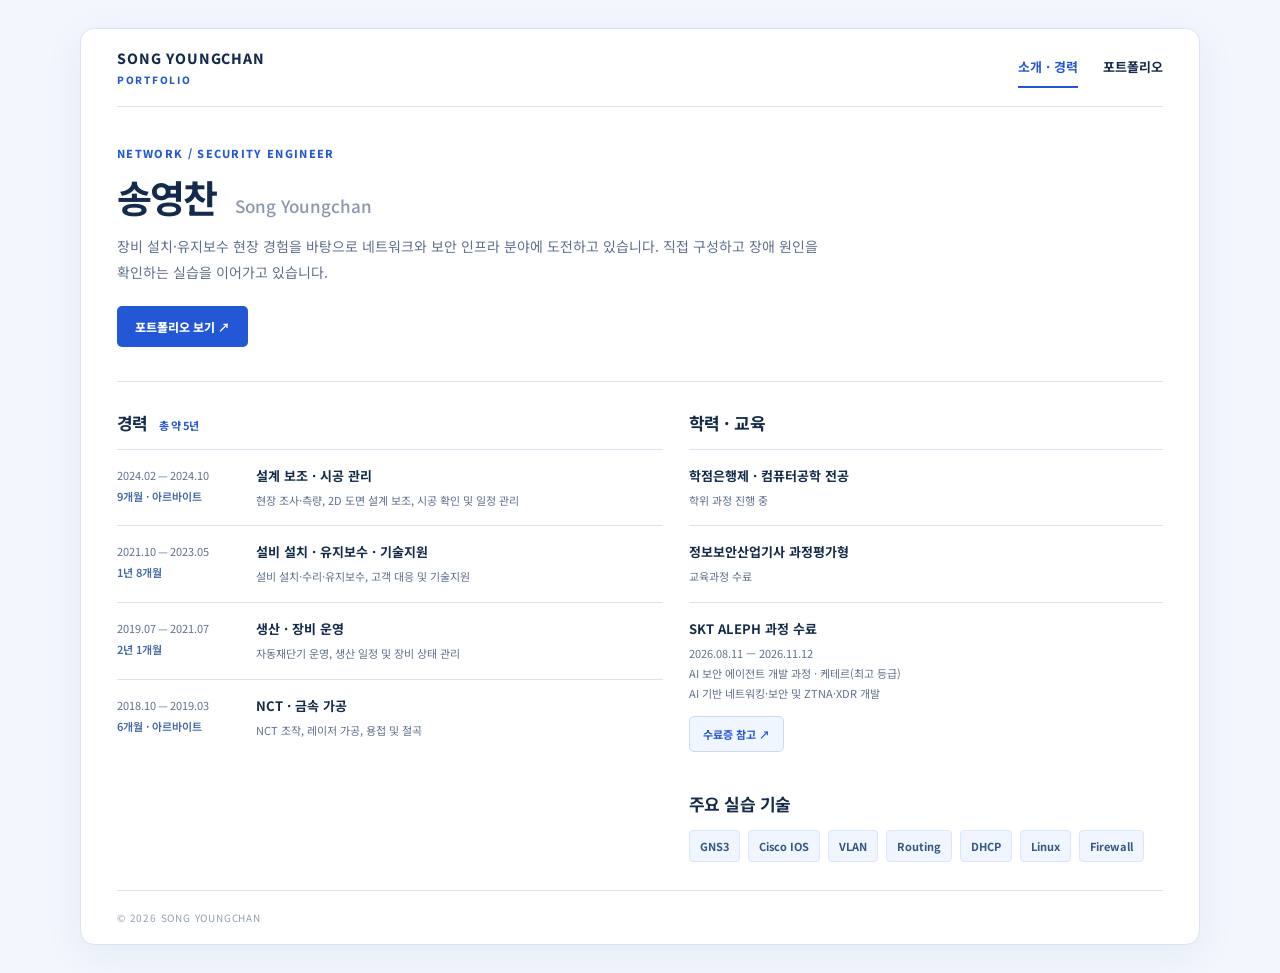
<file: index.html>
<!doctype html><html lang="ko"><head><meta charset="utf-8"><meta name="viewport" content="width=device-width,initial-scale=1"><meta name="theme-color" content="#f7f9fc"><meta name="description" content="송영찬 네트워크 엔지니어 소개 및 경력"><title>송영찬 | 소개·경력</title><link rel="stylesheet" href="style.css"><script src="script.js" defer></script></head><body><div class="wrap"><header class="header"><a class="logo" href="index.html">SONG YOUNGCHAN <span>PORTFOLIO</span></a><nav><a class="active" href="index.html">소개 · 경력</a><a href="projects.html">포트폴리오</a></nav></header><main><section class="intro"><p class="eyebrow">NETWORK / SECURITY ENGINEER</p><h1>송영찬 <span>Song Youngchan</span></h1><p>장비 설치·유지보수 현장 경험을 바탕으로 네트워크와 보안 인프라 분야에 도전하고 있습니다. 직접 구성하고 장애 원인을 확인하는 실습을 이어가고 있습니다.</p><a class="primary" href="projects.html">포트폴리오 보기 ↗</a></section><div class="twocol"><section class="panel"><h2>경력 <small>총 약 5년</small></h2><div class="entry"><time>2024.02 — 2024.10<span style="display:block;margin-top:5px;font-weight:600;color:#4267a6">9개월 · 아르바이트</span></time><div><strong>설계 보조 · 시공 관리</strong><p>현장 조사·측량, 2D 도면 설계 보조, 시공 확인 및 일정 관리</p></div></div><div class="entry"><time>2021.10 — 2023.05<span style="display:block;margin-top:5px;font-weight:600;color:#4267a6">1년 8개월</span></time><div><strong>설비 설치 · 유지보수 · 기술지원</strong><p>설비 설치·수리·유지보수, 고객 대응 및 기술지원</p></div></div><div class="entry"><time>2019.07 — 2021.07<span style="display:block;margin-top:5px;font-weight:600;color:#4267a6">2년 1개월</span></time><div><strong>생산 · 장비 운영</strong><p>자동재단기 운영, 생산 일정 및 장비 상태 관리</p></div></div><div class="entry"><time>2018.10 — 2019.03<span style="display:block;margin-top:5px;font-weight:600;color:#4267a6">6개월 · 아르바이트</span></time><div><strong>NCT · 금속 가공</strong><p>NCT 조작, 레이저 가공, 용접 및 절곡</p></div></div></section><section class="panel"><h2>학력 · 교육</h2><div class="entry"><div><strong>학점은행제 · 컴퓨터공학 전공</strong><p>학위 과정 진행 중</p></div></div><div class="entry"><div><strong>정보보안산업기사 과정평가형</strong><p>교육과정 수료</p></div></div><div class="entry"><div><strong>SKT ALEPH 과정 수료</strong><p>2026.08.11 — 2026.11.12<br>AI 보안 에이전트 개발 과정 · 케테르(최고 등급)<br>AI 기반 네트워킹·보안 및 ZTNA·XDR 개발</p><a href="assets/education/aleph-certificate.pdf" target="_blank" rel="noopener" style="display:inline-flex;align-items:center;gap:7px;margin-top:12px;padding:9px 13px;border:1px solid #cbdaf1;border-radius:5px;background:#f0f5ff;color:#2457d6;font-size:11px;font-weight:700" aria-label="SKT ALEPH 과정 수료증 PDF 보기, 새 창">수료증 참고 ↗</a></div></div><h2 class="subhead">주요 실습 기술</h2><div class="tags"><span>GNS3</span><span>Cisco IOS</span><span>VLAN</span><span>Routing</span><span>DHCP</span><span>Linux</span><span>Firewall</span></div></section></div></main><footer>© 2026 SONG YOUNGCHAN</footer></div></body></html>
</file>
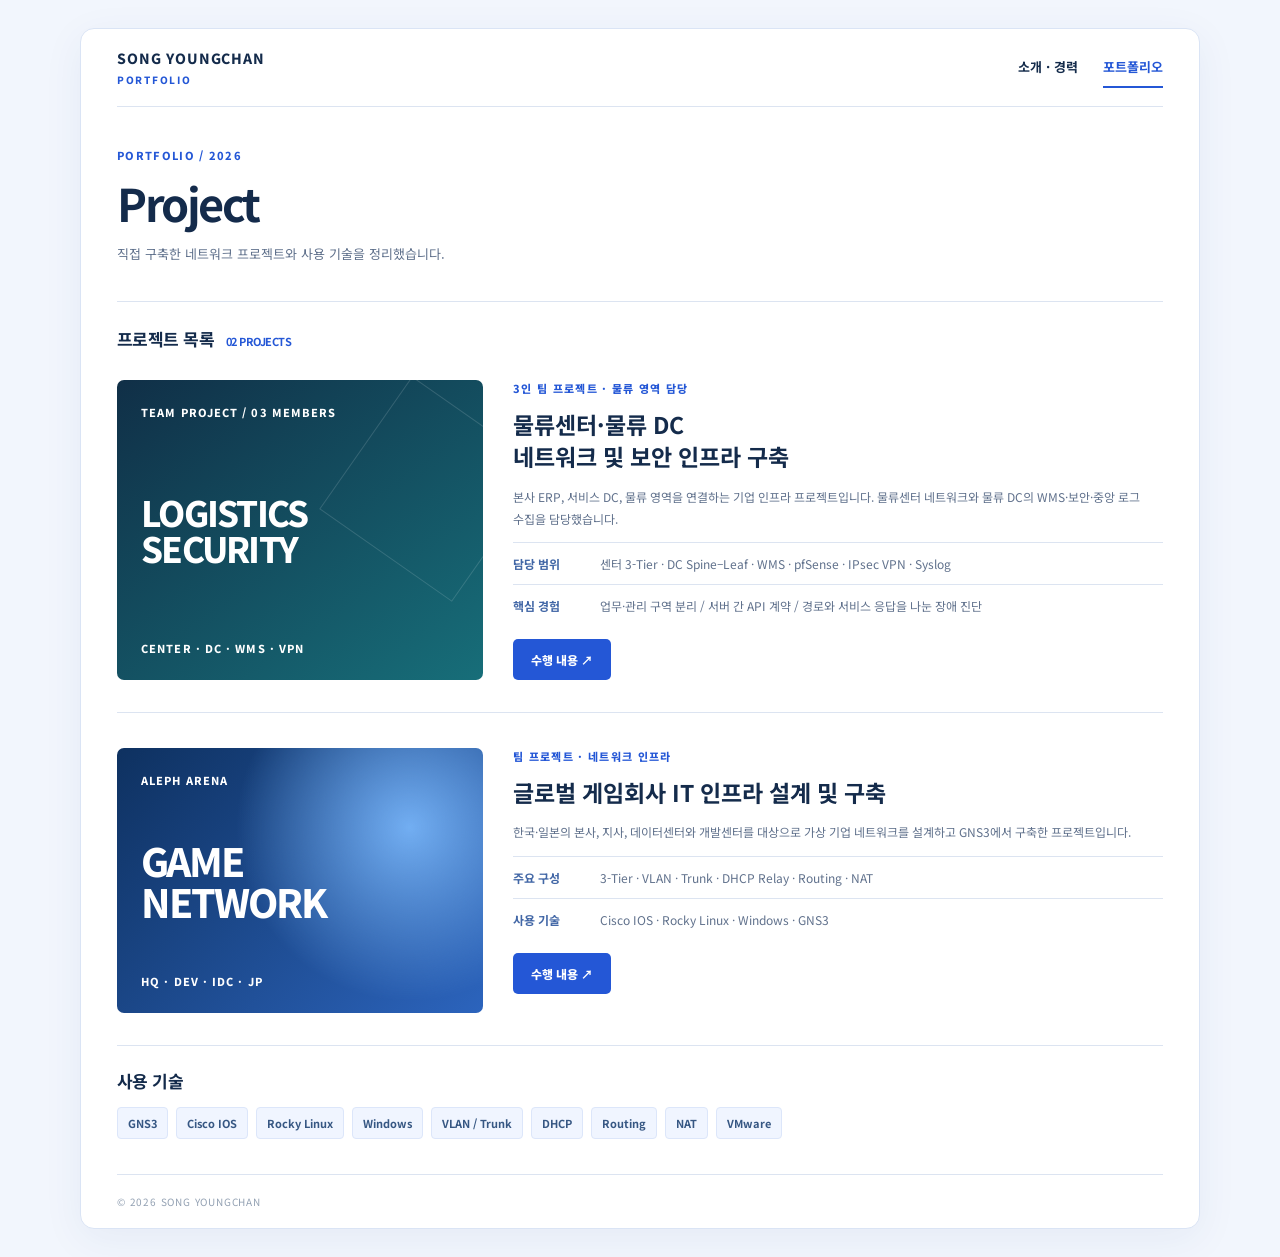
<file: projects.html>
<!doctype html><html lang="ko"><head><meta charset="utf-8"><meta name="viewport" content="width=device-width,initial-scale=1"><meta name="theme-color" content="#f7f9fc"><meta name="description" content="송영찬의 네트워크·보안 인프라 구축 포트폴리오"><title>송영찬 | 포트폴리오</title><link rel="stylesheet" href="style.css"><script src="script.js" defer></script></head><body><div class="wrap"><header class="header"><a class="logo" href="index.html">SONG YOUNGCHAN <span>PORTFOLIO</span></a><nav><a href="index.html">소개 · 경력</a><a class="active" href="projects.html">포트폴리오</a></nav></header><main><section class="projects-heading"><p class="eyebrow">PORTFOLIO / 2026</p><h1>Project</h1><p>직접 구축한 네트워크 프로젝트와 사용 기술을 정리했습니다.</p></section><section class="panel project-list"><h2>프로젝트 목록 <small>02 PROJECTS</small></h2><article class="project-row logistics-row"><a class="project-cover logistics-cover" href="#logistics" data-modal-open="logistics" aria-label="물류 인프라 프로젝트 상세 보기"><div class="cover-label">TEAM PROJECT / 03 MEMBERS</div><div class="cover-title">LOGISTICS<br>SECURITY</div><div class="cover-caption">CENTER · DC · WMS · VPN</div></a><div class="project-info"><p class="eyebrow">3인 팀 프로젝트 · 물류 영역 담당</p><h3>물류센터·물류 DC<br>네트워크 및 보안 인프라 구축</h3><p>본사 ERP, 서비스 DC, 물류 영역을 연결하는 기업 인프라 프로젝트입니다. 물류센터 네트워크와 물류 DC의 WMS·보안·중앙 로그 수집을 담당했습니다.</p><div class="detail-line"><b>담당 범위</b><span>센터 3-Tier · DC Spine–Leaf · WMS · pfSense · IPsec VPN · Syslog</span></div><div class="detail-line"><b>핵심 경험</b><span>업무·관리 구역 분리 / 서버 간 API 계약 / 경로와 서비스 응답을 나눈 장애 진단</span></div><button class="primary detail-open" type="button" data-modal-open="logistics">수행 내용 ↗</button></div></article><article class="project-row"><div class="project-cover" aria-hidden="true"><div class="cover-label">ALEPH ARENA</div><div class="cover-title">GAME<br>NETWORK</div><div class="cover-caption">HQ · DEV · IDC · JP</div></div><div class="project-info"><p class="eyebrow">팀 프로젝트 · 네트워크 인프라</p><h3>글로벌 게임회사 IT 인프라 설계 및 구축</h3><p>한국·일본의 본사, 지사, 데이터센터와 개발센터를 대상으로 가상 기업 네트워크를 설계하고 GNS3에서 구축한 프로젝트입니다.</p><div class="detail-line"><b>주요 구성</b><span>3-Tier · VLAN · Trunk · DHCP Relay · Routing · NAT</span></div><div class="detail-line"><b>사용 기술</b><span>Cisco IOS · Rocky Linux · Windows · GNS3</span></div><button class="primary detail-open" type="button" data-modal-open>수행 내용 ↗</button></div></article></section><section class="panel skills"><h2>사용 기술</h2><div class="tags"><span>GNS3</span><span>Cisco IOS</span><span>Rocky Linux</span><span>Windows</span><span>VLAN / Trunk</span><span>DHCP</span><span>Routing</span><span>NAT</span><span>VMware</span></div></section></main><footer>© 2026 SONG YOUNGCHAN</footer></div><div class="modal-backdrop" data-modal hidden><section class="modal" role="dialog" aria-modal="true" aria-labelledby="modalTitle" tabindex="-1"><div class="modal-head"><div><p class="eyebrow">PROJECT DETAILS / NETWORK</p><h2 id="modalTitle">글로벌 게임회사 IT 인프라 설계 및 구축</h2></div><button class="close" type="button" aria-label="상세 내용 닫기" data-modal-close>✕</button></div><div class="case-tabs" role="tablist" aria-label="프로젝트 상세 항목"><button type="button" class="case-tab active" role="tab" aria-selected="true" data-case-tab="overview">전체 구성도</button><button type="button" class="case-tab" role="tab" aria-selected="false" data-case-tab="work">수행 내용</button><button type="button" class="case-tab" role="tab" aria-selected="false" data-case-tab="design">설계</button><button type="button" class="case-tab" role="tab" aria-selected="false" data-case-tab="implementation">구현</button><button type="button" class="case-tab" role="tab" aria-selected="false" data-case-tab="issues">문제 및 해결</button><button type="button" class="case-tab" role="tab" aria-selected="false" data-case-tab="verification">테스트 결과</button></div><div class="modal-body">
<div class="detail-block case-panel" data-case-panel="overview"><figure class="hq-topology-figure"><a href="hq-topology.png" target="_blank" rel="noopener"><img src="hq-topology.png" alt="GNS3 HQ 전체 토폴로지: 라우터, Core, Distribution, Access 스위치와 대표 PC 연결 구조" loading="lazy" onerror="this.closest(&quot;figure&quot;).hidden=true"></a><figcaption>GNS3 HQ 전체 구성도 · 클릭하면 원본 이미지가 열립니다.</figcaption></figure><h3>01. 프로젝트 개요와 목표</h3><p>글로벌 게임 서비스를 제공하는 가상의 기업을 대상으로 한국 본사(HQ), 개발센터(DEV), 데이터센터(IDC), 일본 지사(JP)를 포함한 네트워크 인프라를 설계·구축했습니다. 기업의 부서별 네트워크 분리, 사용자 IP 자동 할당, 거점 간 통신 및 서버 접근을 고려한 실습 프로젝트입니다.</p><p class="detail-subnote">주요 수행 범위는 GNS3 기반 본사 네트워크의 설계·구축 및 통신 장애 점검입니다. 다른 거점은 전체 구성 범위에 포함되지만, 모든 구간의 최종 동작을 확인한 것으로 표기하지 않습니다.</p></div>
<div class="detail-block case-panel" data-case-panel="work" hidden><h3>02. 담당 업무 및 수행 내용</h3><ul><li>가상 게임회사 조직 구조를 반영한 네트워크 토폴로지와 부서별 VLAN/IP 계획 수립</li><li>HQ의 Core–Distribution–Access 3계층 스위치 구성 및 장비 연결</li><li>액세스 스위치 포트의 부서별 VLAN 할당과 상위 스위치 Trunk 설정</li><li>DHCP 서버와 VLAN별 DHCP Relay 구성 및 사용자 단말의 주소 할당 확인</li><li>라우터 기본 경로, 내부 라우팅 및 NAT 연동 실습</li><li>VPCS와 Windows 테스트 PC를 활용한 IP·게이트웨이·ping 점검</li><li>장애 발생 시 ARP, 인터페이스 상태, 라우팅 테이블 및 DHCP 흐름 분석</li></ul></div>
<div class="detail-block case-panel" data-case-panel="design" hidden><h3>03. 네트워크 설계</h3><div class="detail-table"><div><b>전체 구조</b><span>HQ / DEV / IDC / JP 거점으로 구분한 글로벌 게임회사 인프라</span></div><div><b>본사 구조</b><span>Core–Distribution–Access 3-Tier 구조로 장비 역할 분리</span></div><div><b>부서별 분리</b><span>VLAN 10~100을 업무 부서에 배정하고, VLAN 110 서버망과 VLAN 199 관리망을 별도로 계획</span></div><div><b>IP 할당</b><span>사용자 단말은 DHCP, 주요 서버와 네트워크 장비는 관리 가능한 주소 체계로 구분</span></div><div><b>테스트 환경</b><span>전체 인원 규모를 PC 수만큼 복제하지 않고 부서별 대표 VPCS와 Windows PC로 통신 검증</span></div></div><p class="detail-subnote">설계 이유: 3계층 구조로 스위치 역할을 분리하고, VLAN을 통해 부서 간 브로드캐스트 영역을 나눴습니다. 대표 단말 방식은 GNS3 실습 환경의 자원 사용을 줄이면서 부서별 IP 할당과 통신 경로를 확인하기 위한 선택입니다.</p></div>
<div class="detail-block case-panel" data-case-panel="implementation" hidden><h3>04. 구현 및 설정 작업</h3><ul><li><b>VLAN 및 Trunk:</b> 부서별 액세스 포트 VLAN 할당, Distribution·Core 연결 포트의 Trunk 구성</li><li><b>DHCP:</b> Rocky Linux 기반 DHCP 서버와 상위 L3 인터페이스의 DHCP Relay 설정, 클라이언트 주소 할당 테스트</li><li><b>라우팅:</b> HQ 라우터와 ISP 방향 연결, 기본 경로 및 내부 경로 점검</li><li><b>NAT 및 외부 연결:</b> 외부 구간 연결을 위한 NAT·게이트웨이 구성 실습과 통신 테스트</li><li><b>운영 점검:</b> <code>show ip interface brief</code>, <code>show ip route</code>, <code>show mac-address-table</code>, <code>arp</code>, <code>ping</code> 등으로 상태 확인</li></ul></div>
<div class="detail-block case-panel" data-case-panel="issues" hidden><h3>05. 문제 발생 및 해결 과정</h3><div class="issue"><h4>사례 A · DHCP 주소 미할당</h4><p><b>증상:</b> 본사 일부 부서 단말에서 DHCP 주소를 받지 못해 통신이 진행되지 않았습니다.</p><p><b>점검:</b> VLAN 포트 소속, Trunk 연결, DHCP Relay 설정과 DHCP Discover 흐름을 확인했습니다.</p><p><b>조치 및 결과:</b> 연결 및 설정 상태를 재점검해 DHCP 동작을 복구한 기록이 있습니다. 일부 다른 구역의 할당 장애는 당시 추가 확인이 필요했으므로 전체 부서 해결로 표현하지 않습니다.</p></div><div class="issue"><h4>사례 B · 내부 통신은 되지만 외부 ping 실패</h4><p><b>증상:</b> 내부 장비 간 통신은 가능했으나 외부 주소(8.8.8.8)로의 ping이 실패했습니다.</p><p><b>점검:</b> HQ–ISP 연결, 기본 경로, 게이트웨이와 NAT 구성 여부를 확인했습니다.</p><p><b>조치 및 결과:</b> 기본 경로를 재구성하고 내부 ping 성공을 재확인했습니다. 외부 인터넷 통신의 최종 성공은 확인된 자료가 없어 완료로 표기하지 않습니다.</p></div><div class="issue"><h4>사례 C · ARP incomplete 및 인터페이스 상태 문제</h4><p><b>증상:</b> ARP 항목이 incomplete로 표시되거나 연결 인터페이스 상태가 비정상적으로 나타났습니다.</p><p><b>점검:</b> 연결 포트 상태, VLAN 및 상대 장비 인터페이스를 확인했습니다.</p><p><b>조치 및 결과:</b> 관련 인터페이스의 shutdown/no shutdown과 연결 상태 점검 후 통신을 복구한 사례가 있습니다.</p></div></div>
<div class="detail-block case-panel" data-case-panel="verification" hidden><h3>06. 테스트 및 검증 결과</h3><div class="detail-table"><div><b>확인됨</b><span>HQ 일부 대표 PC의 DHCP 주소 수신 및 내부 ping 성공</span></div><div><b>확인됨</b><span>VLAN/Trunk 구성, 라우팅·인터페이스 상태 출력 기반 점검 수행</span></div><div><b>부분 확인</b><span>DHCP 장애 복구, ARP 및 인터페이스 장애 점검 사례</span></div><div><b>미확인</b><span>모든 거점 간 종단 간 연결, 외부 인터넷 최종 통신 성공, 전체 서버 서비스 동작</span></div></div><p class="detail-subnote">기존 실습 VM 일부가 정리되어 현재 모든 결과를 동일한 환경에서 재검증한 상태는 아닙니다. 검증 캡처와 토폴로지 원본은 확보한 자료를 확인한 뒤 추가할 예정입니다.</p></div>
<div class="detail-block case-panel" data-case-panel="verification" hidden><h3>07. 프로젝트를 통해 배운 점</h3><p>네트워크는 단순히 장비를 연결하는 것으로 끝나지 않는다는 점을 배웠습니다. VLAN, DHCP, 라우팅, NAT가 각각 정상이어도 연결 경로 중 하나가 어긋나면 전체 통신이 실패할 수 있었습니다. 그래서 장애가 발생하면 증상부터 확인하고, L2 연결·IP 할당·게이트웨이·라우팅 순으로 원인을 좁히는 점검 방식을 실습했습니다.</p></div>
<div class="detail-block case-panel" data-case-panel="implementation" hidden><h3>사용 기술 및 도구</h3><div class="tags"><span>GNS3</span><span>Cisco IOS</span><span>Rocky Linux</span><span>Windows / VPCS</span><span>3-Tier</span><span>VLAN / Trunk</span><span>DHCP Relay</span><span>Routing</span><span>NAT</span><span>ARP / Ping</span></div></div>
</div></section></div>
<div class="modal-backdrop" data-modal="logistics" hidden><section class="modal" role="dialog" aria-modal="true" aria-labelledby="logisticsTitle" tabindex="-1"><div class="modal-head"><div><p class="eyebrow">CASE STUDY 02 / NETWORK & SECURITY</p><h2 id="logisticsTitle">물류센터·물류 DC 네트워크 및 보안 인프라 구축</h2></div><button class="close" type="button" aria-label="물류 프로젝트 상세 닫기" data-modal-close>✕</button></div>
<div class="case-tabs" role="tablist" aria-label="물류 프로젝트 상세 항목"><button type="button" class="case-tab active" role="tab" aria-selected="true" data-case-tab="overview">개요·구성도</button><button type="button" class="case-tab" role="tab" aria-selected="false" data-case-tab="work">수행 내용</button><button type="button" class="case-tab" role="tab" aria-selected="false" data-case-tab="design">설계</button><button type="button" class="case-tab" role="tab" aria-selected="false" data-case-tab="implementation">구현</button><button type="button" class="case-tab" role="tab" aria-selected="false" data-case-tab="screens">업무 화면</button><button type="button" class="case-tab" role="tab" aria-selected="false" data-case-tab="integration">VPN·API 연동</button><button type="button" class="case-tab" role="tab" aria-selected="false" data-case-tab="verification">검증 결과</button><button type="button" class="case-tab" role="tab" aria-selected="false" data-case-tab="issues">문제 및 해결</button></div><div class="modal-body">
<section class="detail-block case-panel" data-case-panel="overview"><div class="case-facts"><div><small>프로젝트 형태</small><strong>3인 팀 프로젝트</strong></div><div><small>담당 영역</small><strong>물류센터 · 물류 DC</strong></div><div><small>실습 환경</small><strong>GNS3 · VirtualBox · Linux</strong></div></div><h3>01. 업무가 이어지는 인프라 만들기</h3><p>쇼핑몰 주문이 물류 재고 예약과 출고 작업으로 이어지고, 본사 ERP에서 물류 현황을 조회할 수 있는 환경을 목표로 했습니다. 팀은 본사 ERP, 서비스 DC, 물류 영역으로 역할을 나눴으며, 저는 물류센터의 사용자 네트워크와 물류 DC의 업무 시스템·보안 구역을 맡았습니다.</p><p>물류센터는 직원 단말과 사내 DNS·DHCP를 수용하는 3계층 구조로, 물류 DC는 WMS 서비스를 운영하는 Spine–Leaf 구조로 분리했습니다. 서버 간 통신은 API 계약과 전용 키를 기준으로 구분했습니다.</p>
<div class="diagram-intro"><strong>독립된 두 거점, 서로 다른 네트워크 역할</strong><p>물류센터는 직원·물류 단말과 사내 서비스를 수용하고, 물류 DC는 WMS 업무 서버와 보안·관리 구역을 운영합니다. 두 구성을 각각 나누고 거점 간 연결은 별도로 표시했습니다.</p></div><section class="diagram-section"><p class="eyebrow">ARCHITECTURE 01</p><h3>물류센터 · 사용자와 사내 서비스</h3><p>Core–Distribution–Access, VLAN 40·90, HSRP, DNS·DHCP와 보안 확장 배치를 구분했습니다.</p><figure class="hq-topology-figure"><a href="assets/logistics/center-network.svg" target="_blank" rel="noopener"><img src="assets/logistics/center-network.svg" alt="물류센터 · 사용자와 사내 서비스 상세 논리 구성도" loading="lazy"></a><figcaption>독립 논리 구성도 · 클릭하면 확대됩니다.</figcaption></figure></section><section class="diagram-section"><p class="eyebrow">ARCHITECTURE 02</p><h3>물류 DC · WMS 서비스와 보안 구역</h3><p>경계 보안, Border Leaf, Spine–Leaf, 6개 서비스 서버와 관리망을 나눴습니다.</p><figure class="hq-topology-figure"><a href="assets/logistics/dc-network.svg" target="_blank" rel="noopener"><img src="assets/logistics/dc-network.svg" alt="물류 DC · WMS 서비스와 보안 구역 상세 논리 구성도" loading="lazy"></a><figcaption>독립 논리 구성도 · 클릭하면 확대됩니다.</figcaption></figure></section><section class="diagram-section"><p class="eyebrow">ARCHITECTURE 03</p><h3>거점 간 연결 · VPN과 API</h3><p>본사 ERP의 VPN 접근, 서비스 DC의 WMS 호출, WMS의 서비스 DC 호출을 방향별로 분리했습니다.</p><figure class="hq-topology-figure"><a href="assets/logistics/interconnection.svg" target="_blank" rel="noopener"><img src="assets/logistics/interconnection.svg" alt="거점 간 연결 · VPN과 API 상세 논리 구성도" loading="lazy"></a><figcaption>독립 논리 구성도 · 클릭하면 확대됩니다.</figcaption></figure></section><p class="detail-subnote">센터 보안 장비 추가는 확장 설계로 표시했습니다. DC의 중앙 로그는 rsyslog 구성이며, 이중 연결은 토폴로지 설계 구조입니다.</p></section>
<section class="detail-block case-panel" data-case-panel="work" hidden><h3>02. 팀 역할과 나의 담당 업무</h3><div class="role-grid"><article><h4>본사 ERP · 팀원 담당</h4><p>ERP 업무 기능과 본사 네트워크, ERP에서 물류 정보를 조회하는 호출 측 연동</p></article><article><h4>서비스 DC · 팀원 담당</h4><p>쇼핑몰·주문 서비스와 서비스 API 운영, 물류 API 호출 측 연동</p></article><article class="own-role"><h4>물류 영역 · 직접 담당</h4><p>센터 네트워크, 물류 DC 서버·보안 구역, WMS 구축, VPN·API 연동 설정, 중앙 로그 수집</p></article></div><ul><li><b>센터:</b> LC-CORE1/2, LC-DIST1/2, LC-ACC1~3의 계층 구조와 직원·서버 주소 계획, HSRP·DHCP Relay 구성</li><li><b>DC:</b> Border Leaf, Spine, 서비스별 Leaf 배치와 LB·WEB/WAF·WAS·DB·JUMP·로그 서버 구역 설계</li><li><b>서비스:</b> WMS 배포, systemd 서비스 운영, WEB 프록시와 MariaDB 연계, 서버 간 키 설정</li><li><b>보안·운영:</b> pfSense·IPsec VPN 설정, Suricata IDS/IPS 배치, rsyslog 수신과 호스트별 저장</li><li><b>팀 간 협의:</b> 호출 원천·목적지·포트, X-Service-Key 인증, ERP 조회·쓰기 API의 허용 범위 공유</li></ul><p class="detail-subnote">주문 서비스와 ERP 자체 구현은 각 팀원이 맡고, 물류 측에서는 연결 경로와 WMS API 제공 범위를 맞췄습니다.</p></section>
<section class="detail-block case-panel" data-case-panel="design" hidden><h3>03. 무엇을 나누고, 왜 나눴는가</h3><div class="decision-grid"><article><h4>센터 3-Tier / DC Spine–Leaf</h4><p>사용자 단말을 수용하는 센터는 Core–Distribution–Access로 역할을 구분했습니다. 서버 중심의 DC는 서비스별 Leaf를 두어 확장 위치와 연결 관계를 명확하게 했습니다.</p></article><article><h4>WEB·WAS·DB 분리</h4><p>웹 요청 수신, 물류 업무 처리, 데이터 저장을 구분해 접근 정책과 장애 점검 범위를 좁혔습니다. 외부 연동의 진입점은 WEB으로 통일했습니다.</p></article><article><h4>업무망과 관리망 분리</h4><p>서비스 API 경로와 SSH·운영 관리 경로를 분리했습니다. 관리 PC·JUMP를 별도 영역에 두어 관리 접근의 출발점을 구분했습니다.</p></article><article><h4>차단·탐지·기록의 역할 분리</h4><p>pfSense는 구역 간 통신 정책과 VPN, IPS는 인라인 검사, IDS는 복사 트래픽 관찰, WAF는 웹 요청 보호, rsyslog는 중앙 기록 수집을 맡도록 배치했습니다.</p></article><article><h4>호출 주체별 API 키</h4><p>서비스 DC와 ERP 키를 나눠 동일 서버에서도 호출 권한을 구분했습니다. ERP는 조회와 합의된 상품·주문 가져오기만 허용하고, 실물 출고 작업은 WMS 담당자 권한으로 분리했습니다.</p></article><article><h4>대표 단말로 기능 확인</h4><p>계획 인원을 VM으로 모두 복제하지 않고 대표 PC·VPCS로 VLAN·IP·게이트웨이 통신을 확인했습니다. 실습 자원을 업무 서버와 보안 구역에 우선 배분했습니다.</p></article></div>
<h3 class="section-gap">주요 주소 계획</h3><div class="table-scroll"><table class="case-table"><thead><tr><th>구역</th><th>대역 / 주소</th><th>용도</th></tr></thead><tbody><tr><td>센터 직원망 · VLAN 40</td><td>192.168.40.0/24</td><td>HSRP 게이트웨이 192.168.40.1</td></tr><tr><td>센터 서버망 · VLAN 90</td><td>10.40.90.0/24</td><td>LC-INFRA · 게이트웨이 10.40.90.1</td></tr><tr><td>물류 DC</td><td>10.20.0.0/16</td><td>서비스별 하위 구역 분리</td></tr><tr><td>LB / WEB / WAS / DB</td><td>10.20.10.10 / 20.10 / 30.10 / 40.10</td><td>각 주소는 10.20.x.10 형태</td></tr><tr><td>중앙 로그</td><td>10.20.60.10</td><td>rsyslog 수신</td></tr><tr><td>관리망</td><td>10.20.250.0/24</td><td>서버 관리 NIC·관리 PC</td></tr></tbody></table></div></section>
<section class="detail-block case-panel" data-case-panel="implementation" hidden><h3>04. 네트워크에서 업무 서비스까지</h3><div class="detail-table"><div><b>센터 네트워크</b><span>직원망·서버망 분리, Core HSRP 가상 게이트웨이, DHCP Relay와 DNS·DHCP 서버 배치</span></div><div><b>경계·보안</b><span>pfSense 기반 정책·IPsec VPN, 인라인 IPS와 미러링 IDS를 구분한 토폴로지, WEB/WAF 진입점 배치</span></div><div><b>WMS 운영</b><span>Node.js 애플리케이션을 systemd로 운영하고 Nginx WEB 프록시와 MariaDB를 연계</span></div><div><b>물류 업무</b><span>재고 예약·해제, 주문 가져오기, 피킹·포장·출고 단계, 배송 상태, 전량 반품 검수 흐름 구현</span></div><div><b>서버 간 연동</b><span>서비스 DC 호출 주소와 전용 키 설정, ERP 전용 키와 /integration/v1 경로의 권한 분리</span></div><div><b>중앙 로그</b><span>rsyslog TCP·UDP 514 수신, 10.20.0.0/16 원천 허용, 장비별 events.log 저장 및 회전 설정 점검</span></div></div>
<h3 class="section-gap">업무 데이터와 권한 설계</h3><ul><li>재고는 <code>on_hand</code>(실물), <code>reserved</code>(예약), <code>available</code>(가용)로 구분하고 가용 재고는 실물에서 예약을 뺀 값으로 조회합니다.</li><li>DB 트랜잭션과 상태 조건으로 예약·출고 처리 중 재고 정합성을 관리합니다.</li><li>작업별 요청 키와 중복 삽입 방지 로직을 적용해 반복 요청에 따른 중복 처리를 제어합니다.</li><li>서버 간 인증은 <code>X-Service-Key</code>를 사용하며, 키 값은 서버 환경 설정에서 관리합니다.</li></ul><div class="tags"><span>GNS3</span><span>Cisco IOS</span><span>VirtualBox</span><span>pfSense</span><span>IPsec</span><span>Suricata</span><span>Nginx</span><span>Node.js</span><span>MariaDB</span><span>rsyslog</span><span>systemd</span></div></section>
<section class="detail-block case-panel" data-case-panel="integration" hidden><h3>거점 간 네트워크와 업무 데이터 연결</h3><p>본사 ERP, 서비스 DC, 물류 DC를 독립 거점으로 구분했습니다. VPN은 거점 사이의 통신 경로를 제공하고, API는 그 경로 위에서 전달하는 업무와 호출 권한을 정의합니다.</p>
<h4 class="section-gap">1. 본사 ERP → 물류 DC · IPsec VPN</h4><div class="detail-table"><div><b>네트워크 경로</b><span>본사–물류 DC IPsec VPN · con2 · 양측 pfSense를 통한 내부망 연결</span></div><div><b>요청 원천·목적지</b><span>본사 ERP-WEB 10.14.90.14 → 물류 WEB/WAF 10.20.20.10 TCP 80 → WMS</span></div><div><b>접근 정책</b><span>ERP-WEB 단일 원천과 WEB 목적지·포트를 기준으로 방화벽·WEB 허용 범위를 협의했습니다. ICMP 응답과 TCP 80·HTTP 응답을 분리해 점검했습니다.</span></div><div><b>호출 인증</b><span>X-Service-Key 헤더 · ERP_WMS_KEY에 대응하는 ERP 전용 키 · 키는 서버 환경 설정으로 관리</span></div><div><b>권한 경계</b><span>/integration/v1 조회와 합의된 상품 동기화·주문 가져오기를 제공하고, 피킹·포장·실물 출고·반품 검수는 WMS 업무 권한으로 구분했습니다.</span></div></div>
<h4 class="section-gap">2. 서비스 DC → 물류 WMS · 재고와 주문 연동</h4><p>쇼핑몰이 상품의 재고를 조회하고 주문 재고를 예약·해제하며 배송 상태를 가져오는 방향입니다. 물류 WEB을 진입점으로 두고 WMS에서 요청 주체와 재고 상태를 검사합니다.</p><div class="table-scroll"><table class="case-table"><thead><tr><th>업무</th><th>요청</th><th>물류 측 처리</th></tr></thead><tbody><tr><td>SKU 재고</td><td>GET /api/inventory/{sku}</td><td>실물·예약·가용 재고 조회</td></tr><tr><td>주문 재고 예약</td><td>POST /api/orders/reserve</td><td>재고 예약과 주문 연결</td></tr><tr><td>예약 해제</td><td>POST /api/orders/release</td><td>취소에 따른 예약 수량 해제</td></tr><tr><td>배송 조회</td><td>GET /api/orders/{id}/shipping</td><td>상태·운송장·택배사·이력 반환</td></tr></tbody></table></div><p>인증에는 <code>X-Service-Key</code>와 물류 측 <code>WMS_KEY</code>에 대응하는 서비스 DC 전용 키를 사용합니다. ERP 키와 분리해 쇼핑몰 계약 경로에만 접근하도록 구성했습니다.</p>
<h4 class="section-gap">3. 물류 WMS → 서비스 DC · 주문 확인과 출고 승인</h4><div class="detail-table"><div><b>호출 대상</b><span>SERVICE_API_URL · 서비스 DC API 10.10.40.10:3000. 팀에서 API 노드 10.10.40.11:3000, 10.10.40.12:3000도 공유받았습니다.</span></div><div><b>사전 연결 점검</b><span>서비스 측 상태 경로 /api/health를 기준으로 경로와 TCP 3000 연결을 점검하고 호출 주소·키 설정을 적용했습니다.</span></div><div><b>주문 가져오기</b><span>GET /api/integration/v1/orders/{id} · 결제 완료 여부와 WMS 예약 상품·수량을 대조한 뒤 출고 작업에 등록</span></div><div><b>출고 승인</b><span>POST /api/integration/v1/orders/{id}/dispatch · 서비스 측 출고 승인을 받은 뒤 WMS에서 실물·예약 수량을 차감하고 출고 상태를 반영</span></div><div><b>인증·예외</b><span>X-Service-Key · WMS_SERVICE_KEY. 호출 시간 제한을 두고 연결 실패·시간 초과·상태 충돌을 구분해 처리합니다.</span></div></div>
<h4 class="section-gap">4. ERP 제공 API · 조회와 데이터 등록 분리</h4><p>ERP 요청은 <code>/integration/v1</code> 아래 경로를 WMS 내부 업무 처리에 연결합니다. 조회 응답은 WMS DB의 현재 상태를 기준으로 반환하며, API 계약은 <code>contracts/wms.openapi.json</code>으로 공유하는 방식입니다.</p><ul><li><b>조회:</b> 대시보드, 재고·창고·로케이션, 재고 이동, 예약·출고·반품 현황 등 ERP 조회 범위</li><li><b>상품 동기화:</b> POST /integration/v1/catalog · SKU 기준 상품명 등록·갱신 · 한 요청에 1~100개</li><li><b>주문 가져오기:</b> POST /integration/v1/shipments/import · orderId로 결제·예약 정보를 대조하고 기존 출고 행은 중복 생성하지 않음</li><li><b>인증 응답:</b> 키 누락·불일치는 HTTP 401, 응답 본문은 <code>{"error":"SYSTEM_AUTH_REQUIRED"}</code>. 유효한 키의 허용 범위를 벗어난 요청은 403으로 구분</li></ul>
<div class="detail-subnote">연동 점검 순서: VPN·라우팅 → TCP 목적지 포트 → /health 응답 → 전용 키 인증 → 업무 조회 → 변경 요청. 물류 WEB의 /health 200 응답과 WMS 서비스 active 상태를 실제로 확인했습니다.</div></section><section class="detail-block case-panel" data-case-panel="screens" hidden><p class="eyebrow">BALI EXPRESS / APPLICATION SCREENS</p><h3>업무 흐름을 보여주는 실제 화면</h3><p>본사 ERP에서 상품·구매·주문·물류 정보를 조회하고 처리하는 팀 프로젝트 화면입니다. 본사 ERP는 팀원이 구현했고, 저는 물류센터·물류 DC 네트워크와 WMS·물류 측 연동을 담당했습니다.</p><div class="screen-note">화면을 누르면 확대됩니다. 브라우저·가상머신 테두리와 불필요한 여백을 정리해 업무 영역에 집중했습니다.</div><div class="screen-section"><h4>01. 운영 현황</h4><p>주문과 재고, 승인 대기 업무를 요약한 대시보드입니다.</p><div class="screen-grid screen-grid-wide"><figure class="screen-card"><button type="button" class="screen-zoom" data-screen-src="assets/logistics/screens/dashboard.webp" data-screen-title="운영 대시보드" aria-label="운영 대시보드 화면 확대"><img src="assets/logistics/screens/dashboard.webp" alt="BaliExpress 본사 ERP 운영 대시보드 실제 화면" loading="lazy" width="1252"><span>확대 보기 ↗</span></button><figcaption><strong>운영 대시보드</strong><p>주문·매출·재고 부족·결재 대기 현황을 한 화면에 표시</p></figcaption></figure></div></div><div class="screen-section"><h4>02. 상품에서 주문·결재까지</h4><p>각 업무를 독립 화면으로 나눠 주요 기능과 입력·조회 구조를 확인할 수 있게 했습니다.</p><div class="screen-grid "><figure class="screen-card"><button type="button" class="screen-zoom" data-screen-src="assets/logistics/screens/products.webp" data-screen-title="상품 마스터" aria-label="상품 마스터 화면 확대"><img src="assets/logistics/screens/products.webp" alt="BaliExpress 본사 ERP 상품 마스터 실제 화면" loading="lazy" width="1252"><span>확대 보기 ↗</span></button><figcaption><strong>상품 마스터</strong><p>SKU·카테고리·판매가·노출 상태 관리</p></figcaption></figure><figure class="screen-card"><button type="button" class="screen-zoom" data-screen-src="assets/logistics/screens/product-detail.webp" data-screen-title="상품 상세·이미지" aria-label="상품 상세·이미지 화면 확대"><img src="assets/logistics/screens/product-detail.webp" alt="BaliExpress 본사 ERP 상품 상세·이미지 실제 화면" loading="lazy" width="1252"><span>확대 보기 ↗</span></button><figcaption><strong>상품 상세·이미지</strong><p>상품 속성과 이미지 등록·수정 화면</p></figcaption></figure><figure class="screen-card"><button type="button" class="screen-zoom" data-screen-src="assets/logistics/screens/inventory.webp" data-screen-title="본사 재고" aria-label="본사 재고 화면 확대"><img src="assets/logistics/screens/inventory.webp" alt="BaliExpress 본사 ERP 본사 재고 실제 화면" loading="lazy" width="1252"><span>확대 보기 ↗</span></button><figcaption><strong>본사 재고</strong><p>상품별 현재 수량과 안전 재고 관리</p></figcaption></figure><figure class="screen-card"><button type="button" class="screen-zoom" data-screen-src="assets/logistics/screens/shop-inventory.webp" data-screen-title="쇼핑몰 재고" aria-label="쇼핑몰 재고 화면 확대"><img src="assets/logistics/screens/shop-inventory.webp" alt="BaliExpress 본사 ERP 쇼핑몰 재고 실제 화면" loading="lazy" width="1252"><span>확대 보기 ↗</span></button><figcaption><strong>쇼핑몰 재고</strong><p>쇼핑몰 상품의 재고 조회 화면</p></figcaption></figure><figure class="screen-card"><button type="button" class="screen-zoom" data-screen-src="assets/logistics/screens/requests.webp" data-screen-title="구매 요청·결재" aria-label="구매 요청·결재 화면 확대"><img src="assets/logistics/screens/requests.webp" alt="BaliExpress 본사 ERP 구매 요청·결재 실제 화면" loading="lazy" width="1252"><span>확대 보기 ↗</span></button><figcaption><strong>구매 요청·결재</strong><p>구매 요청 등록과 승인·반려 업무</p></figcaption></figure><figure class="screen-card"><button type="button" class="screen-zoom" data-screen-src="assets/logistics/screens/purchase-orders.webp" data-screen-title="발주 현황" aria-label="발주 현황 화면 확대"><img src="assets/logistics/screens/purchase-orders.webp" alt="BaliExpress 본사 ERP 발주 현황 실제 화면" loading="lazy" width="1252"><span>확대 보기 ↗</span></button><figcaption><strong>발주 현황</strong><p>거래처 발주와 진행 상태 조회</p></figcaption></figure><figure class="screen-card"><button type="button" class="screen-zoom" data-screen-src="assets/logistics/screens/suppliers.webp" data-screen-title="거래처 관리" aria-label="거래처 관리 화면 확대"><img src="assets/logistics/screens/suppliers.webp" alt="BaliExpress 본사 ERP 거래처 관리 실제 화면" loading="lazy" width="1252"><span>확대 보기 ↗</span></button><figcaption><strong>거래처 관리</strong><p>거래처 정보와 연락 창구 관리</p></figcaption></figure><figure class="screen-card"><button type="button" class="screen-zoom" data-screen-src="assets/logistics/screens/orders.webp" data-screen-title="쇼핑몰 주문" aria-label="쇼핑몰 주문 화면 확대"><img src="assets/logistics/screens/orders.webp" alt="BaliExpress 본사 ERP 쇼핑몰 주문 실제 화면" loading="lazy" width="1252"><span>확대 보기 ↗</span></button><figcaption><strong>쇼핑몰 주문</strong><p>주문 목록과 상태를 확인하는 ERP 화면</p></figcaption></figure><figure class="screen-card"><button type="button" class="screen-zoom" data-screen-src="assets/logistics/screens/refunds.webp" data-screen-title="환불 처리" aria-label="환불 처리 화면 확대"><img src="assets/logistics/screens/refunds.webp" alt="BaliExpress 본사 ERP 환불 처리 실제 화면" loading="lazy" width="1252"><span>확대 보기 ↗</span></button><figcaption><strong>환불 처리</strong><p>환불 요청과 승인·거절 업무 화면</p></figcaption></figure><figure class="screen-card"><button type="button" class="screen-zoom" data-screen-src="assets/logistics/screens/notices.webp" data-screen-title="사내 공지" aria-label="사내 공지 화면 확대"><img src="assets/logistics/screens/notices.webp" alt="BaliExpress 본사 ERP 사내 공지 실제 화면" loading="lazy" width="1252"><span>확대 보기 ↗</span></button><figcaption><strong>사내 공지</strong><p>공지 등록과 게시 내역 관리</p></figcaption></figure></div></div><div class="screen-section"><h4>03. ERP에서 보는 물류 API 연결</h4><p>캡처 시점의 WMS 조회 시간 초과를 화면에 표시한 상태입니다. 실물·예약·가용 재고의 정의와 외부 시스템 오류 안내를 확인할 수 있습니다.</p><div class="screen-grid "><figure class="screen-card"><button type="button" class="screen-zoom" data-screen-src="assets/logistics/screens/wms-inventory.webp" data-screen-title="물류 재고 연동" aria-label="물류 재고 연동 화면 확대"><img src="assets/logistics/screens/wms-inventory.webp" alt="BaliExpress 본사 ERP 물류 재고 연동 실제 화면" loading="lazy" width="1252"><span>확대 보기 ↗</span></button><figcaption><strong>물류 재고 연동</strong><p>실물·예약·가용 재고 정의와 WMS 조회 연결 상태 표시</p></figcaption></figure><figure class="screen-card"><button type="button" class="screen-zoom" data-screen-src="assets/logistics/screens/wms-shipments.webp" data-screen-title="물류 출고 연동" aria-label="물류 출고 연동 화면 확대"><img src="assets/logistics/screens/wms-shipments.webp" alt="BaliExpress 본사 ERP 물류 출고 연동 실제 화면" loading="lazy" width="1252"><span>확대 보기 ↗</span></button><figcaption><strong>물류 출고 연동</strong><p>물류 출고 업무 안내와 API 응답 상태 표시</p></figcaption></figure><figure class="screen-card"><button type="button" class="screen-zoom" data-screen-src="assets/logistics/screens/wms-returns.webp" data-screen-title="물류 반품 연동" aria-label="물류 반품 연동 화면 확대"><img src="assets/logistics/screens/wms-returns.webp" alt="BaliExpress 본사 ERP 물류 반품 연동 실제 화면" loading="lazy" width="1252"><span>확대 보기 ↗</span></button><figcaption><strong>물류 반품 연동</strong><p>반품 조회 업무 안내와 API 응답 상태 표시</p></figcaption></figure></div></div><div class="screen-section"><h4>04. 변경 이력과 감사 기록</h4><p>작업 계정, 이벤트 종류, 변경 전후 데이터, 처리 결과를 기록하는 화면입니다.</p><div class="screen-grid screen-grid-wide"><figure class="screen-card"><button type="button" class="screen-zoom" data-screen-src="assets/logistics/screens/audit.webp" data-screen-title="감사 기록" aria-label="감사 기록 화면 확대"><img src="assets/logistics/screens/audit.webp" alt="BaliExpress 본사 ERP 감사 기록 실제 화면" loading="lazy" width="1252"><span>확대 보기 ↗</span></button><figcaption><strong>감사 기록</strong><p>작업 주체·이벤트·변경 내용·성공 및 실패 기록</p></figcaption></figure></div></div></section><section class="detail-block case-panel" data-case-panel="verification" hidden><h3>05. 확인 방법과 실제 응답</h3><p>네트워크 연결, 프로세스 상태, HTTP 응답, 로그 수신을 각각 확인했습니다. 단순 ping 성공과 애플리케이션 응답 성공을 별도 항목으로 다뤘습니다.</p><div class="table-scroll"><table class="case-table"><thead><tr><th>ID</th><th>확인 항목</th><th>방법</th><th>확인한 결과</th></tr></thead><tbody><tr><td>T-01</td><td>WMS 프로세스</td><td>systemctl 상태 조회</td><td>active 상태 확인</td></tr><tr><td>T-02</td><td>WAS HTTP</td><td>WMS /health 요청</td><td>HTTP 200 · role: WMS</td></tr><tr><td>T-03</td><td>WEB 프록시</td><td>10.20.20.10/health 요청</td><td>Nginx를 통한 HTTP 200 · 동일 JSON 응답</td></tr><tr><td>T-04</td><td>로그 수신 포트</td><td>ss -lntup | grep ':514'</td><td>rsyslog TCP·UDP 514 수신 확인</td></tr><tr><td>T-05</td><td>장비별 로그 저장</td><td>원격 events.log 조회</td><td>10.20.254.4 장비 로그 및 10.20.254.2 pfSense 로그 수신</td></tr><tr><td>T-06</td><td>로그 회전</td><td>logrotate 점검 출력</td><td>대상 events.log와 회전 상태 확인</td></tr></tbody></table></div><div class="terminal-proof"><span>WEB → WMS 상태 확인 · 실제 응답 발췌</span><pre><code>HTTP/1.1 200 OK
Server: nginx/1.24.0 (Ubuntu)
Content-Type: application/json; charset=utf-8

{"status":"ok","role":"WMS"}</code></pre></div><p class="detail-subnote">API 인증·권한과 물류 처리 흐름은 구현 코드 기준으로 설명하고, 위 표는 실행 화면과 응답으로 확인한 항목을 정리했습니다.</p></section>
<section class="detail-block case-panel" data-case-panel="issues" hidden><h3>06. 증상에서 원인까지 좁혀 간 과정</h3><article class="issue"><h4>사례 A · DNS를 바꿔도 패키지 서버에 접근하지 못함</h4><p><b>증상:</b> packages.wazuh.com 이름 해석 실패. DNS를 공용 주소로 바꿔도 동일했습니다.</p><p><b>확인:</b> <code>dig @1.1.1.1</code>은 시간 초과, TCP 질의는 host unreachable. <code>ip route get 1.1.1.1</code>로 출구 경로를 확인하고, 외부 ping의 Destination Host Unreachable 응답과 대조했습니다.</p><p><b>원인:</b> 기존 물류 WAN 경로는 실제 인터넷 라우터로 이어지지 않아 DNS 서버에 도달할 수 없었습니다.</p><p><b>조치·재시험:</b> 설치용 NAT 어댑터와 DHCP 연결을 추가하고 경로 우선순위를 지정했습니다. 이후 이름 해석과 원격 HTTP 응답을 확인했습니다.</p><p><b>점검 기준:</b> DNS 설정 변경 전에 DNS 서버까지의 경로와 도달 가능성을 먼저 확인합니다.</p></article><article class="issue"><h4>사례 B · VM에 추가한 두 번째 NIC가 보이지 않음</h4><p><b>증상:</b> VirtualBox에서 어댑터를 추가했지만 Linux의 <code>ip -br link</code>에는 enp0s3만 나타났습니다.</p><p><b>확인·원인:</b> GNS3 노드 속성의 Adapters 값이 1인 것을 확인했습니다. VirtualBox 설정과 GNS3 노드 설정을 함께 맞춰야 했습니다.</p><p><b>조치·재시험:</b> 노드를 종료하고 연결을 해제한 뒤 GNS3 어댑터 수를 2로 수정했습니다. 재기동 후 enp0s8 및 DHCP 주소 10.0.3.15가 나타났고 NAT 기본 경로를 확인했습니다.</p><p><b>점검 기준:</b> 가상 NIC 변경 시 하이퍼바이저·GNS3·게스트 OS의 세 설정을 함께 대조합니다.</p></article><article class="issue"><h4>사례 C · 중앙 로그 설정 오류와 수신 확인</h4><p><b>증상:</b> rsyslog 설정 검사에서 객체 정의의 잘못된 문자 오류가 발생했습니다.</p><p><b>확인·조치:</b> 오류가 가리킨 설정 파일의 문법을 수정하고 <code>rsyslogd -N1</code>로 설정 검사를 다시 수행한 뒤 서비스를 재시작했습니다.</p><p><b>재시험:</b> TCP·UDP 514 리스닝을 확인하고 장비별 events.log에서 스위치 설정 변경 메시지와 pfSense IPsec 로그를 확인했습니다.</p><p><b>점검 기준:</b> 설정 문법 → 프로세스 → 수신 포트 → 방화벽 → 실제 저장 파일 순서로 확인합니다.</p></article><h3 class="section-gap">프로젝트에서 익힌 점검 방식</h3><p>연결 문제를 한 번에 설정 변경으로 해결하려 하지 않고, 인터페이스·경로·포트·HTTP 응답·로그를 나눠 확인하는 방식을 익혔습니다. 다른 담당자에게 요청할 때도 출발지, 목적지, 포트, 기대 응답을 함께 전달해 협의 범위를 구체화했습니다.</p></section>
</div></section></div><div class="screen-lightbox" data-screen-lightbox hidden role="dialog" aria-modal="true" aria-labelledby="screenLightboxTitle"><div class="screen-lightbox-head"><h2 id="screenLightboxTitle"></h2><button type="button" data-screen-close aria-label="확대 화면 닫기">닫기 ✕</button></div><div class="screen-lightbox-body"><img data-screen-image alt=""></div></div></body></html>
</file>
<file: style.css>
@import url('https://fonts.googleapis.com/css2?family=Noto+Sans+KR:wght@400;500;600;700;800&display=swap');:root{--ink:#142b4b;--blue:#2457d6;--line:#dce4f1;--muted:#60718c}*{box-sizing:border-box}html{scroll-behavior:smooth}body{margin:0;background:#f2f6fd;color:var(--ink);font-family:"Noto Sans KR",Arial,sans-serif;font-size:14px;word-break:keep-all}button{font:inherit;cursor:pointer}a{text-decoration:none;color:inherit}button:focus-visible,a:focus-visible{outline:3px solid #79a8ff;outline-offset:3px}.wrap{max-width:1120px;margin:28px auto;background:#fff;border:1px solid #dae4f5;border-radius:14px;box-shadow:0 10px 40px #183e7910;padding:0 36px}.header{height:78px;display:flex;align-items:center;justify-content:space-between;border-bottom:1px solid var(--line);gap:18px}.logo{font-size:14px;font-weight:800;letter-spacing:.06em}.logo span{display:block;font-size:10px;color:var(--blue);letter-spacing:.17em;margin-top:4px}.header nav{display:flex;gap:25px;font-size:13px;font-weight:700}.header nav a{padding:10px 0}.header nav a.active{color:var(--blue);border-bottom:2px solid var(--blue)}.intro{padding:38px 0 34px;border-bottom:1px solid var(--line)}.eyebrow{font-size:11px;font-weight:800;letter-spacing:.12em;color:var(--blue);margin:0 0 12px}.intro h1,.projects-heading h1{font-size:38px;line-height:1.25;letter-spacing:-.055em;margin:0 0 12px}.intro h1 span{font-size:17px;font-weight:500;color:#8a99ac;letter-spacing:0;margin-left:10px}.intro>p:not(.eyebrow){max-width:750px;line-height:1.9;color:var(--muted);margin:0 0 20px}.primary{display:inline-block;background:var(--blue);color:white;border:0;border-radius:5px;padding:12px 18px;font-size:12px;font-weight:800}.primary:hover{background:#1746b9}.twocol{display:grid;grid-template-columns:1.15fr 1fr;gap:26px;padding:28px 0}.panel{min-width:0}.panel h2{font-size:17px;margin:0 0 14px;letter-spacing:-.03em}.panel h2 small{font-size:11px;color:var(--blue);margin-left:7px}.entry{border-top:1px solid var(--line);padding:15px 0;display:flex;gap:16px;align-items:start}.entry time{font-size:11px;color:var(--muted);white-space:nowrap;min-width:123px;padding-top:2px}.entry strong{font-size:13px}.entry p{margin:6px 0 0;font-size:11px;line-height:1.8;color:var(--muted)}.subhead{margin-top:24px!important}.tags{display:flex;flex-wrap:wrap;gap:8px}.tags span{padding:7px 10px;background:#f0f5ff;border:1px solid #dce6fa;border-radius:4px;color:#365783;font-size:11px;font-weight:700}footer{border-top:1px solid var(--line);padding:19px 0;color:#92a0b2;font-size:10px;letter-spacing:.08em}.projects-heading{padding:40px 0 25px}.projects-heading h1{font-size:45px}.projects-heading>p:last-child{color:var(--muted);font-size:13px}.project-list{border-top:1px solid var(--line);padding:24px 0}.project-row{display:grid;grid-template-columns:35% 1fr;gap:30px;padding:15px 0 8px}.project-cover{background:radial-gradient(circle at 80% 30%,#72aef2,transparent 50%),linear-gradient(135deg,#0e3160,#2c64bd);border-radius:7px;color:white;min-height:265px;padding:24px;display:flex;flex-direction:column;justify-content:space-between;overflow:hidden}.cover-label,.cover-caption{font-size:11px;letter-spacing:.1em;font-weight:800}.cover-title{font-size:39px;line-height:1.05;font-weight:800;letter-spacing:-.05em}.project-info h3{font-size:23px;margin:8px 0 13px;line-height:1.4}.project-info>p:not(.eyebrow){color:var(--muted);font-size:12px;line-height:1.85}.detail-line{border-top:1px solid var(--line);padding:12px 0;display:grid;grid-template-columns:75px 1fr;gap:12px;font-size:12px}.detail-line b{color:#4267a6}.detail-line span{color:var(--muted)}.detail-open{margin-top:13px}.skills{border-top:1px solid var(--line);padding:22px 0 35px}.modal-backdrop[hidden]{display:none}.modal-backdrop{position:fixed;inset:0;z-index:100;background:#071b39b5;display:flex;justify-content:center;align-items:center;padding:20px}.modal{width:min(760px,100%);max-height:min(85vh,850px);overflow:auto;background:#fff;border-radius:12px;box-shadow:0 25px 75px #081c3870;padding:30px 34px;outline:none}.modal-head{display:flex;align-items:start;justify-content:space-between;gap:15px;border-bottom:1px solid var(--line);padding-bottom:15px}.modal-head h2{font-size:23px;margin:0;line-height:1.5}.close{flex:none;border:1px solid var(--line);background:#f4f7fc;border-radius:5px;padding:8px 11px}.modal-body{padding-top:7px}.detail-block{border-bottom:1px solid var(--line);padding:17px 0}.detail-block:last-child{border:0}.detail-block h3{font-size:15px;margin:0 0 9px}.detail-block p,.detail-block li{font-size:12px;color:var(--muted);line-height:1.95}.detail-block p{margin:0}.detail-block ul{margin:0;padding-left:20px}@media(max-width:760px){.wrap{margin:0;border-radius:0;padding:0 18px}.header{height:68px}.logo{font-size:11px}.header nav{gap:13px;font-size:11px}.intro h1{font-size:32px}.intro h1 span{display:block;margin:8px 0 0}.twocol{grid-template-columns:1fr;gap:18px}.entry time{min-width:113px}.project-row{grid-template-columns:1fr;gap:18px}.project-cover{min-height:200px}.cover-title{font-size:34px}.modal{padding:21px}.modal-head h2{font-size:18px}}@media(prefers-reduced-motion:reduce){html{scroll-behavior:auto}}
/* Detailed case study inside the existing modal */
.modal{width:min(920px,100%);max-height:88vh}.modal-body .detail-block{padding:22px 0}.modal-body .detail-block h3{font-size:17px;color:#163866;margin-bottom:14px}.modal-body .detail-block h4{font-size:13px;color:#174a8e;margin:0 0 10px}.modal-body .detail-block p,.modal-body .detail-block li{font-size:13px;line-height:1.95}.modal-body .detail-block p+p{margin-top:10px}.modal-body .detail-block li+li{margin-top:6px}.detail-subnote{background:#f3f7fd;border-left:3px solid #7fa5e8;padding:12px 14px;color:#4b6281!important;margin-top:14px!important}.detail-table{border-top:1px solid #dce4f1}.detail-table>div{display:grid;grid-template-columns:125px 1fr;gap:18px;border-bottom:1px solid #dce4f1;padding:12px 3px;font-size:12px;line-height:1.8}.detail-table b{color:#2557a7}.detail-table span{color:#536985}.issue{padding:17px 18px;background:#f6f9fd;border:1px solid #e1e8f2;border-radius:7px;margin:12px 0}.issue p{margin:7px 0!important}.issue p b{color:#254c86}.modal-body code{background:#eaf1fc;padding:2px 5px;border-radius:3px;font-size:12px}@media(max-width:600px){.modal{padding:20px 17px}.detail-table>div{grid-template-columns:1fr;gap:3px}}

.case-tabs{display:flex;gap:7px;overflow-x:auto;padding:18px 0 14px;border-bottom:1px solid var(--line);scrollbar-width:thin}.case-tab{flex:none;border:1px solid #d9e3f1;background:#f6f9ff;color:#466183;border-radius:6px;padding:10px 13px;font-size:12px;font-weight:800}.case-tab.active,.case-tab[aria-selected="true"]{background:#2457d6;color:#fff;border-color:#2457d6}.case-panel[hidden]{display:none}.modal-body .case-panel{border-bottom:0}.modal{width:min(1020px,100%)}
.hq-topology-figure{margin:0 0 25px;padding:12px;background:#f8fafc;border:1px solid #dce4f1;border-radius:7px}.hq-topology-figure img{display:block;width:100%;height:auto;object-fit:contain}.hq-topology-figure figcaption{text-align:center;font-size:11px;color:#60718c;padding:12px 0 2px}.hq-topology-figure a{display:block;cursor:zoom-in}/* Logistics case study */
.logistics-row{padding-bottom:32px;margin-bottom:20px;border-bottom:1px solid var(--line)}
.logistics-cover{background:linear-gradient(145deg,#102f47,#176e79);position:relative;min-height:300px}.logistics-cover:after{content:"";position:absolute;right:-30px;top:28px;width:160px;height:160px;border:1px solid #ffffff24;transform:rotate(35deg);pointer-events:none}.logistics-cover .cover-title{font-size:35px}.case-facts{display:grid;grid-template-columns:repeat(3,1fr);border:1px solid var(--line);margin:0 0 26px}.case-facts>div{padding:16px;border-right:1px solid var(--line)}.case-facts>div:last-child{border:0}.case-facts small{display:block;color:var(--muted);font-size:11px;margin-bottom:6px}.case-facts strong{font-size:13px}.role-grid{display:grid;grid-template-columns:repeat(3,1fr);gap:12px;margin-bottom:24px}.role-grid article,.decision-grid article{border:1px solid var(--line);padding:18px;border-radius:7px;background:#f8fafc}.role-grid .own-role{background:#edf7f8;border-color:#8bbcc2}.decision-grid{display:grid;grid-template-columns:1fr 1fr;gap:14px}.section-gap{margin-top:28px!important}.table-scroll{overflow-x:auto}.case-table{width:100%;border-collapse:collapse;font-size:12px;line-height:1.8;text-align:left}.case-table th{padding:12px;background:#edf3fb;color:#244b77;white-space:nowrap}.case-table td{padding:12px;border-bottom:1px solid var(--line);vertical-align:top;color:var(--muted)}.case-table td:first-child{color:var(--ink);font-weight:600}.terminal-proof{background:#11283d;border-radius:7px;margin:24px 0;padding:18px;color:#d7e9fa}.terminal-proof>span{font-size:11px;color:#8cb9d1}.terminal-proof pre{overflow-x:auto;margin:14px 0 0;font-size:12px;line-height:1.8}.terminal-proof code{background:transparent!important;color:#d7e9fa;padding:0!important}.evidence-details{border:1px solid var(--line);border-radius:6px;margin-top:20px;padding:15px}.evidence-details summary{font-size:13px;font-weight:700;cursor:pointer}.topology-grid{display:grid;grid-template-columns:1fr 1fr;gap:16px;margin-top:20px}.topology-grid figure{align-self:start;margin:0}.modal-body .hq-topology-figure img{background:white}.modal-head{position:relative}.case-table code{white-space:nowrap}@media(max-width:650px){.role-grid,.decision-grid,.topology-grid{grid-template-columns:1fr}.case-facts{grid-template-columns:1fr}.case-facts>div{border-right:0;border-bottom:1px solid var(--line);padding:12px}.logistics-cover{min-height:220px}.case-table{min-width:520px}.case-facts strong{font-size:12px}}

.diagram-section{margin-top:30px;padding-top:26px;border-top:1px solid var(--line)}.diagram-section .hq-topology-figure{margin-top:16px;padding:16px}.diagram-intro{background:#edf5f8;padding:20px;border-radius:7px;margin:24px 0}.diagram-intro strong{font-size:16px}.diagram-intro p{margin-top:8px!important}
.screen-note{padding:14px 18px;background:#edf5f8;color:#42627a;font-size:12px;border-radius:6px;margin:18px 0 26px}.screen-section{padding-top:24px;border-top:1px solid var(--line);margin-top:28px}.screen-grid{display:grid;grid-template-columns:1fr 1fr;gap:20px;margin-top:18px}.screen-grid-wide{grid-template-columns:1fr}.screen-card{margin:0;border:1px solid var(--line);border-radius:9px;overflow:hidden;background:white}.screen-zoom{display:block;width:100%;padding:10px;border:0;background:#eef2f7;position:relative;cursor:zoom-in}.screen-zoom img{display:block;width:100%;height:auto;max-height:340px;object-fit:contain;object-position:top;background:#f4f6fa}.screen-grid-wide .screen-zoom img{max-height:500px}.screen-zoom span{display:block;text-align:right;font-size:11px;color:#42627a;padding-top:9px}.screen-card figcaption{padding:16px 18px}.screen-card figcaption strong{font-size:14px}.screen-card figcaption p{font-size:12px!important;margin:5px 0 0!important}.screen-lightbox[hidden]{display:none}.screen-lightbox{position:fixed;inset:0;z-index:200;background:#0a172bed;display:flex;flex-direction:column;padding:22px}.screen-lightbox-head{display:flex;justify-content:space-between;align-items:center;gap:15px;color:white;max-width:1500px;width:100%;margin:0 auto 18px}.screen-lightbox h2{font-size:18px;margin:0}.screen-lightbox button{border:1px solid #667a94;background:#253b55;color:white;padding:10px 16px;border-radius:6px}.screen-lightbox-body{overflow:auto;min-height:0;text-align:center}.screen-lightbox-body img{width:auto;max-width:100%;height:auto;display:block;margin:auto;background:white}.screen-lightbox-body img{min-width:min(100%,1000px)}@media(max-width:650px){.screen-grid{grid-template-columns:1fr}.screen-lightbox{padding:12px}.screen-lightbox h2{font-size:14px}.screen-zoom img{max-height:none}}
</file>
